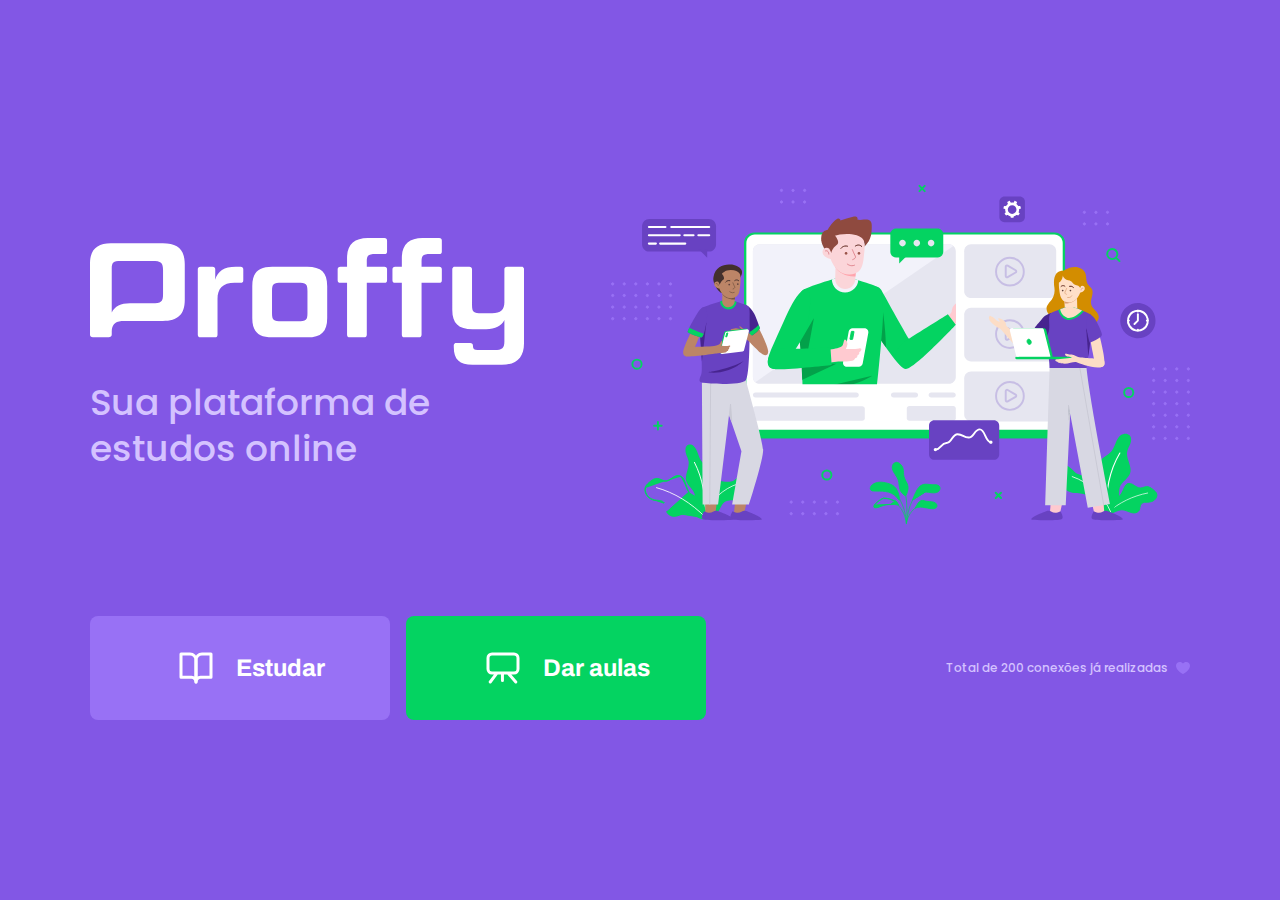
<file: index.html>
<!DOCTYPE html>
<html lang="pt-br">

<head>
    <meta charset="UTF-8">
    <meta name="viewport" content="width=device-width, initial-scale=1.0">
    <title>Proffy | Sua plataforma de estudos online</title>
    <link rel="stylesheet" href="styles/main.css">
    <link rel="stylesheet" href="styles/partials/page-landing.css">
    <link rel="stylesheet" href="https://fonts.googleapis.com/css2?family=Archivo:wght@400;700&amp;family=Poppins:wght@400;600&amp;display=swap">
</head>

<body id="page-landing">
    <div id="container">
        <div class="logo-container">
            <img src="images/logo.svg" alt="Proffy">
            <h2>Sua plataforma de estudos online</h2>
        </div><!--logo-container-->

        <img class="hero-image" src="images/landing.svg" alt="[Sua plataforma de estudos online]">

        <div class="buttons-container">
            <a class="study" href="study.html">
                <img src="images/icons/study.svg" alt="[Estudar]"> Estudar
            </a>
            <a class="give-classes" href="give-classes.html">
                <img src="images/icons/give-classes.svg" alt="[Dar aulas]"> Dar aulas
            </a>
        </div>
        
        <p class="total-connections">
            Total de 200 conexões já realizadas
            <img src="images/icons/purple-heart.svg" alt="[coração]">
        </p>
        
    </div> <!--container-->
</body>

</html>
</file>
<file: styles/main.css>
:root {
    --color-background: #f0f0f7;
    --color-primary-lighter: #9871f5;
    --color-primary-light: #916bea;
    --color-primary: #8257e5;
    --color-primary-dark: #774dd6;
    --color-primary-darker: #6842c2;
    --color-secondary: #04d361;
    --color-secondary-dark: #04bf58;
    --color-title-in-primary: #fff;
    --color-text-in-primary: #d4c2ff;
    --color-text-title: #32264d;
    --color-text-complement: #9c98a6;
    --color-text-base: #6a6180;
    --color-line-in-white: #e6e6f0;
    --color-input-background: #f8f8fc;
    --color-button-text: #fff;
    --color-box-base: #fff;
    --color-box-footer: #fafafc;
    --color-small-info: #c1bccc;
    /*tamanho da fonte padrão: 16px - 100% - 1rem*/
    font-size: 69%;  /* controle das medidas rem */

}

*{
    margin: 0;
    padding: 0;
    box-sizing: border-box;
}

html,
body{
    height: 100vh;
}

body{
    background-color: var(--color-background);
    display: flex;
    align-items: center;
    justify-content: center;
}

body,
input,
buton,
textarea{
    font: 500 1.6rem Poppins;
    color: var(--color-text-base);
}

#container{
    /* box-model*/
    width: 90vw; 
    max-width: 700px;
}

@media (max-width: 699px){
    :root{
        font-size: 40%;
    }
}

@media (min-width: 700px){
    :root{
        font-size: 62.5%; /* Todo 1rem vai ser relativo a 10px*/
    }
}
</file>
<file: styles/partials/page-landing.css>
#page-landing{
    background-color: var(--color-primary);
}

#page-landing #container{
    color: var(--color-text-in-primary);
}

.logo-container img{
    height: 10rem;
}

.logo-container{
    text-align: center;
    margin-bottom: 3.2rem;
}

.logo-container h2{
    font-weight: 500;
    font-size: 3.6rem;
    line-height: 4.6rem;
    margin-top: 0.8rem;
}

.hero-image{
    width: 100%;
}

.buttons-container{
    display: flex;
    justify-content: center;
    margin: 3.2rem 0;
}

.buttons-container a{
    width: 30rem;
    height: 10.4rem;
    border-radius: .8rem;
    margin-right: 1.6rem;
    font: 700 2.4rem archivo;
    display: flex;
    align-items: center;
    justify-content: center;
    text-decoration: none;
    color: var(--color-button-text);
    transition: background 0.2s;
}

.buttons-container a img{
    width: 4rem;
    margin: 2rem
}

.buttons-container a.study{
    background: var(--color-primary-lighter);
}

.buttons-container a.study:hover{
    background: var(--color-primary-light);
}

.buttons-container a.give-classes{
    background: var(--color-secondary);
    margin-right: 0;
}

.buttons-container a.give-classes:hover{
    background: var(--color-secondary-dark);
}

.total-connections{
    font-size: 1.8rem;
    display: flex;
    align-items: center;
    justify-content: center;
}

.total-connections img{
    margin-left: .8rem;
}

@media (min-width: 1100px){
    #page-landing #container{
        max-width: 1100px;
        display: grid;
        grid-template-columns: 2fr 1fr 2fr;
        grid-template-rows: 350px 1fr;
        grid-template-areas: 
        "proffy image image"
        "button button texting";
        column-gap: 87px;
        row-gap: 86px;
    }

    .logo-container{
        grid-area: proffy;
        text-align: initial;
        align-self: center;
        margin: 0px;
    }
    .logo-container img{
        height: 127px;
    }
   
    .hero-image{
        grid-area: image;
        height: 350px;
    }
    .buttons-container{
        grid-area: button;
        justify-content: flex-start;
        margin: 0;
    }
    .total-connections{
        grid-area: texting;
        justify-self: end;
        font-size: 1.2rem;
    }
}
</file>
